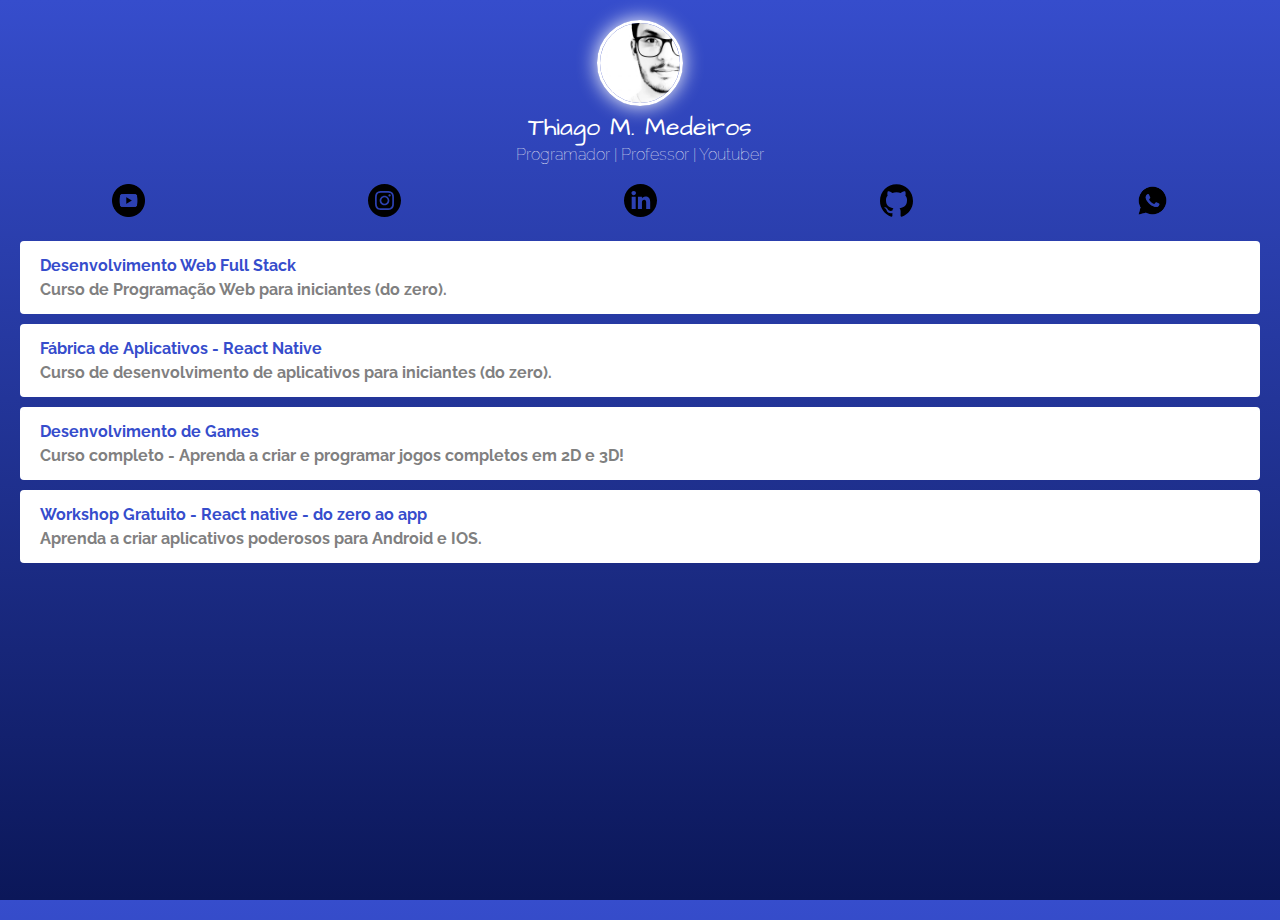
<file: index.html>
<!DOCTYPE html>
<html lang="pt-br">
<head>
    <meta charset="UTF-8">
    <meta http-equiv="X-UA-Compatible" content="IE=edge">
    <meta name="viewport" content="width=device-width, initial-scale=1.0">
    <title>Linktree</title>

    <link href="https://fonts.googleapis.com/css2?family=Architects+Daughter&family=Ephesis&family=Raleway&family=Roboto&display=swap" rel="stylesheet">
    <link rel="stylesheet" href="css/style.css">
</head>
<body>
    <div class="profile">
        <img src="img/thiago.jpg" alt="Thiago" class="avatar">

        <h1>Thiago M. Medeiros</h1>
        <h2>Programador | Professor | Youtuber</h2>
    </div>

    <ul class="social">
        <li>
            <a href="">
                <img src="img/youtube.png" alt="Youtube">
            </a>
        </li>

        <li>
            <a href="">
                <img src="img/insta.svg" alt="Instagram">  
            </a>
        </li>

        <li>
            <a href="">
                <img src="img/linkedin.svg" alt="Linkedin">  
            </a>
        </li>

        <li>
            <a href="">
                <img src="img/github.svg" alt="Github">  
            </a>
        </li>

        <li>
            <a href="">
                <img src="img/whatsapp.png" alt="Whatsapp">  
            </a>
        </li>
    </ul>

    <ul class="links-list">
        <li>
            <a href="">
                Desenvolvimento Web Full Stack
                <span>Curso de Programação Web para iniciantes (do zero).</span>
            </a>
        </li>
       
        <li>
            <a href="">
                Fábrica de Aplicativos - React Native
                <span>Curso de desenvolvimento de aplicativos para iniciantes (do zero).</span>
            </a>
        </li>
       
        <li>
            <a href="">
                Desenvolvimento de Games
                <span>Curso completo - Aprenda a criar e programar jogos completos em 2D e 3D!</span>
            </a>
        </li>
        
        <li>
            <a href="">
                Workshop Gratuito - React native - do zero ao app
                <span>Aprenda a criar aplicativos poderosos para Android e IOS.</span>
            </a>   
        </li>


    </ul>

</body>
</html>
</file>
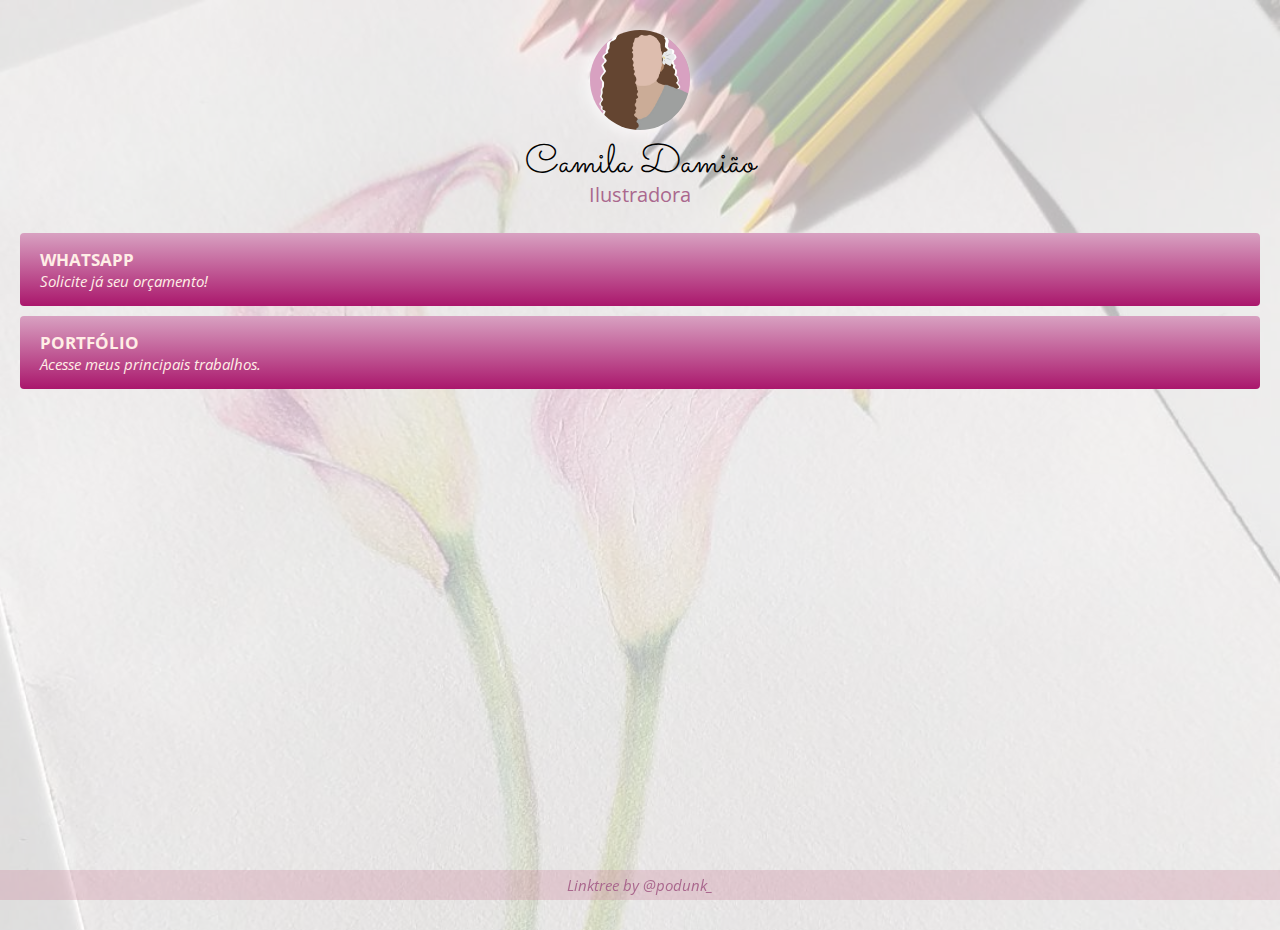
<file: linktree-caamisart/index.html>
<!DOCTYPE html>
<html lang="pt-br">
<head>
    <meta charset="UTF-8">
    <meta http-equiv="X-UA-Compatible" content="IE=edge">
    <meta name="viewport" content="width=device-width, initial-scale=1.0">
    <title>Links @caamisart</title>

    <link href="https://fonts.googleapis.com/css2?family=Dancing+Script&family=Open+Sans+Condensed:wght@300&family=Sacramento&display=swap" rel="stylesheet">

    <link rel="stylesheet" href="css/style.css">

    <!-- Global site tag (gtag.js) - Google Analytics -->
    <script async src="https://www.googletagmanager.com/gtag/js?id=G-QHVD1TNWZV"></script>
    <script>
    window.dataLayer = window.dataLayer || [];
    function gtag(){dataLayer.push(arguments);}
    gtag('js', new Date());

    gtag('config', 'G-QHVD1TNWZV');
    </script>

</head>
<body>
    <div class="perfil">
        <img src="img/foto-perfil2.jpg" alt="Foto: @caamisart" class="foto-perfil">
        <h1>Camila Damião</h1>
        <h2>Ilustradora</h2>
        
    </div>

    <ul class="links-list">
        <li>
            <a href="https://api.whatsapp.com/send?phone=5575992229596">
                WHATSAPP
                <span>Solicite já seu orçamento!</span>
            </a>
        </li>

        <li>
            <a href="https://www.behance.net/caamisart">
                PORTFÓLIO
                <span>Acesse meus principais trabalhos.</span>
            </a>
        </li>
    </ul>

    <div class="footer">
        Linktree by @podunk_
    </div>


</body>
</html>
</file>
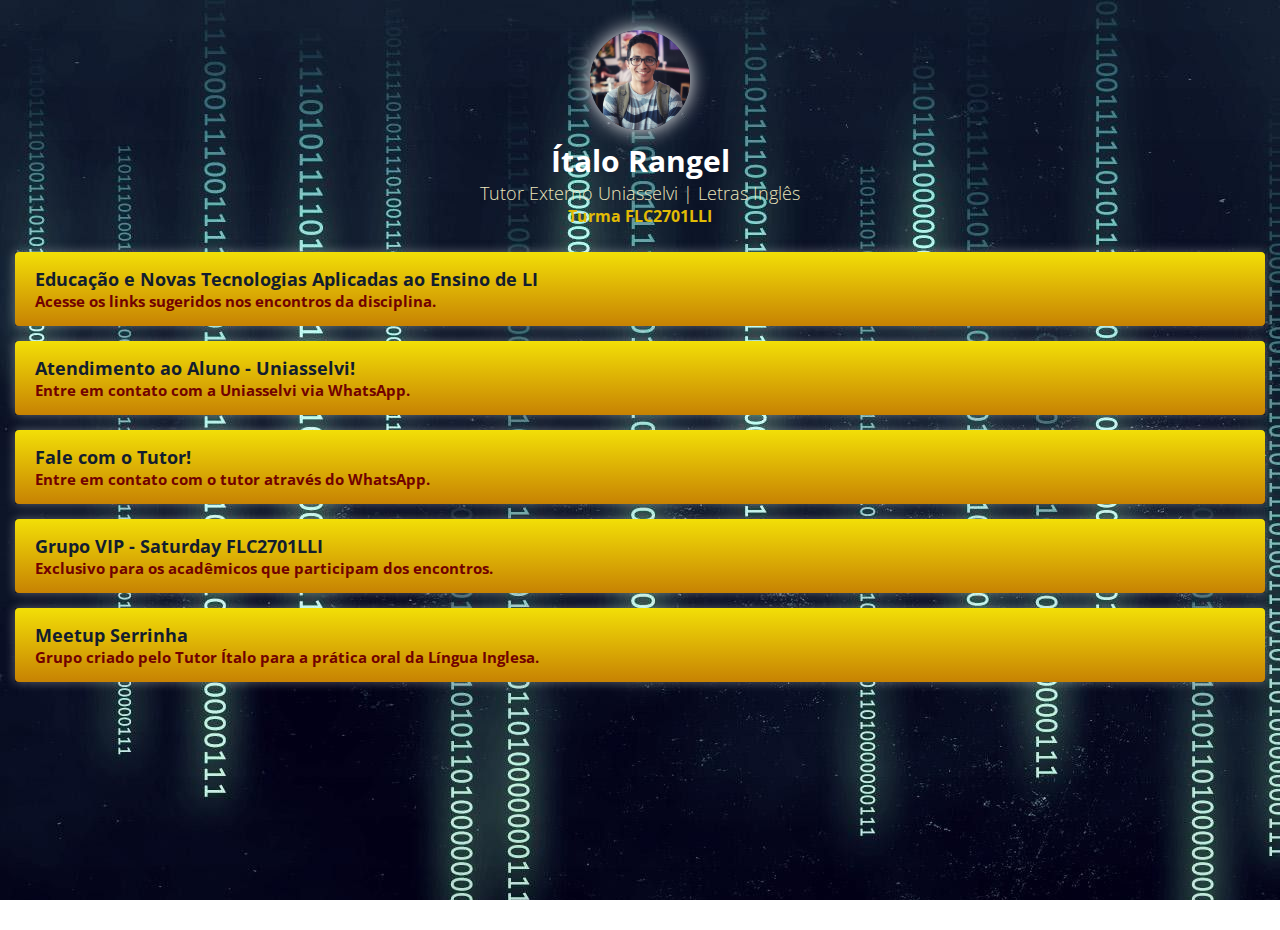
<file: linktree-tutor-italo/index.html>
<!DOCTYPE html>
<html lang="pt-br">
<head>
    <meta charset="UTF-8">
    <meta http-equiv="X-UA-Compatible" content="IE=edge">
    <meta name="viewport" content="width=device-width, initial-scale=1.0">
    <title>Tutor Ítalo LLI - Uniasselvi</title>

    <link href="https://fonts.googleapis.com/css2?family=Open+Sans+Condensed:wght@300&family=Open+Sans:wght@300;400&family=Oswald&display=swap" rel="stylesheet">

    <link rel="stylesheet" href="css/style.css">

    <!-- Global site tag (gtag.js) - Google Analytics -->
    <script async src="https://www.googletagmanager.com/gtag/js?id=G-R7GGX5G5VW"></script>
    <script>
    window.dataLayer = window.dataLayer || [];
    function gtag(){dataLayer.push(arguments);}
    gtag('js', new Date());

    gtag('config', 'G-R7GGX5G5VW');
    </script>
</head>

<body>
    <div class="container">
        <div class="profile">
            <img src="img/italo.jpg" alt="Foto: tutor Ítalo Rangel" class="profile-picture">

            <h1>Ítalo Rangel</h1>
            <h2>Tutor Externo Uniasselvi | Letras Inglês</h2>
            <h3>Turma FLC2701LLI</h3>
        </div>
        <ul class="links-list">
            <li>
                <a href="edutech.html" class="destaque">
                    Educação e Novas Tecnologias Aplicadas ao Ensino de LI
                    <span>Acesse os links sugeridos nos encontros da disciplina.</span>
                </a>       
            </li>
            <li>
                <a href="https://wa.me/+554733016100">
                    Atendimento ao Aluno - Uniasselvi!
                    <span>Entre em contato com a Uniasselvi via WhatsApp.</span>
                </a>       
            </li>
            <li>
                <a href="https://wa.me/+5575991997084">
                    Fale com o Tutor!
                    <span>Entre em contato com o tutor através do WhatsApp.</span>
                </a>       
            </li>
            <li>
                <a href="https://chat.whatsapp.com/H760Jwp9kmODnktzM7EGqr">
                    Grupo VIP - Saturday FLC2701LLI
                    <span>Exclusivo para os acadêmicos que participam dos encontros.</span>
                </a>       
            </li>
            <li>
                <a href="https://www.instagram.com/meetup.sha/">
                    Meetup Serrinha
                    <span>Grupo criado pelo Tutor Ítalo para a prática oral da Língua Inglesa.</span>
                </a>       
            </li>
        </ul>
    </div>
</body>
</html>
</file>
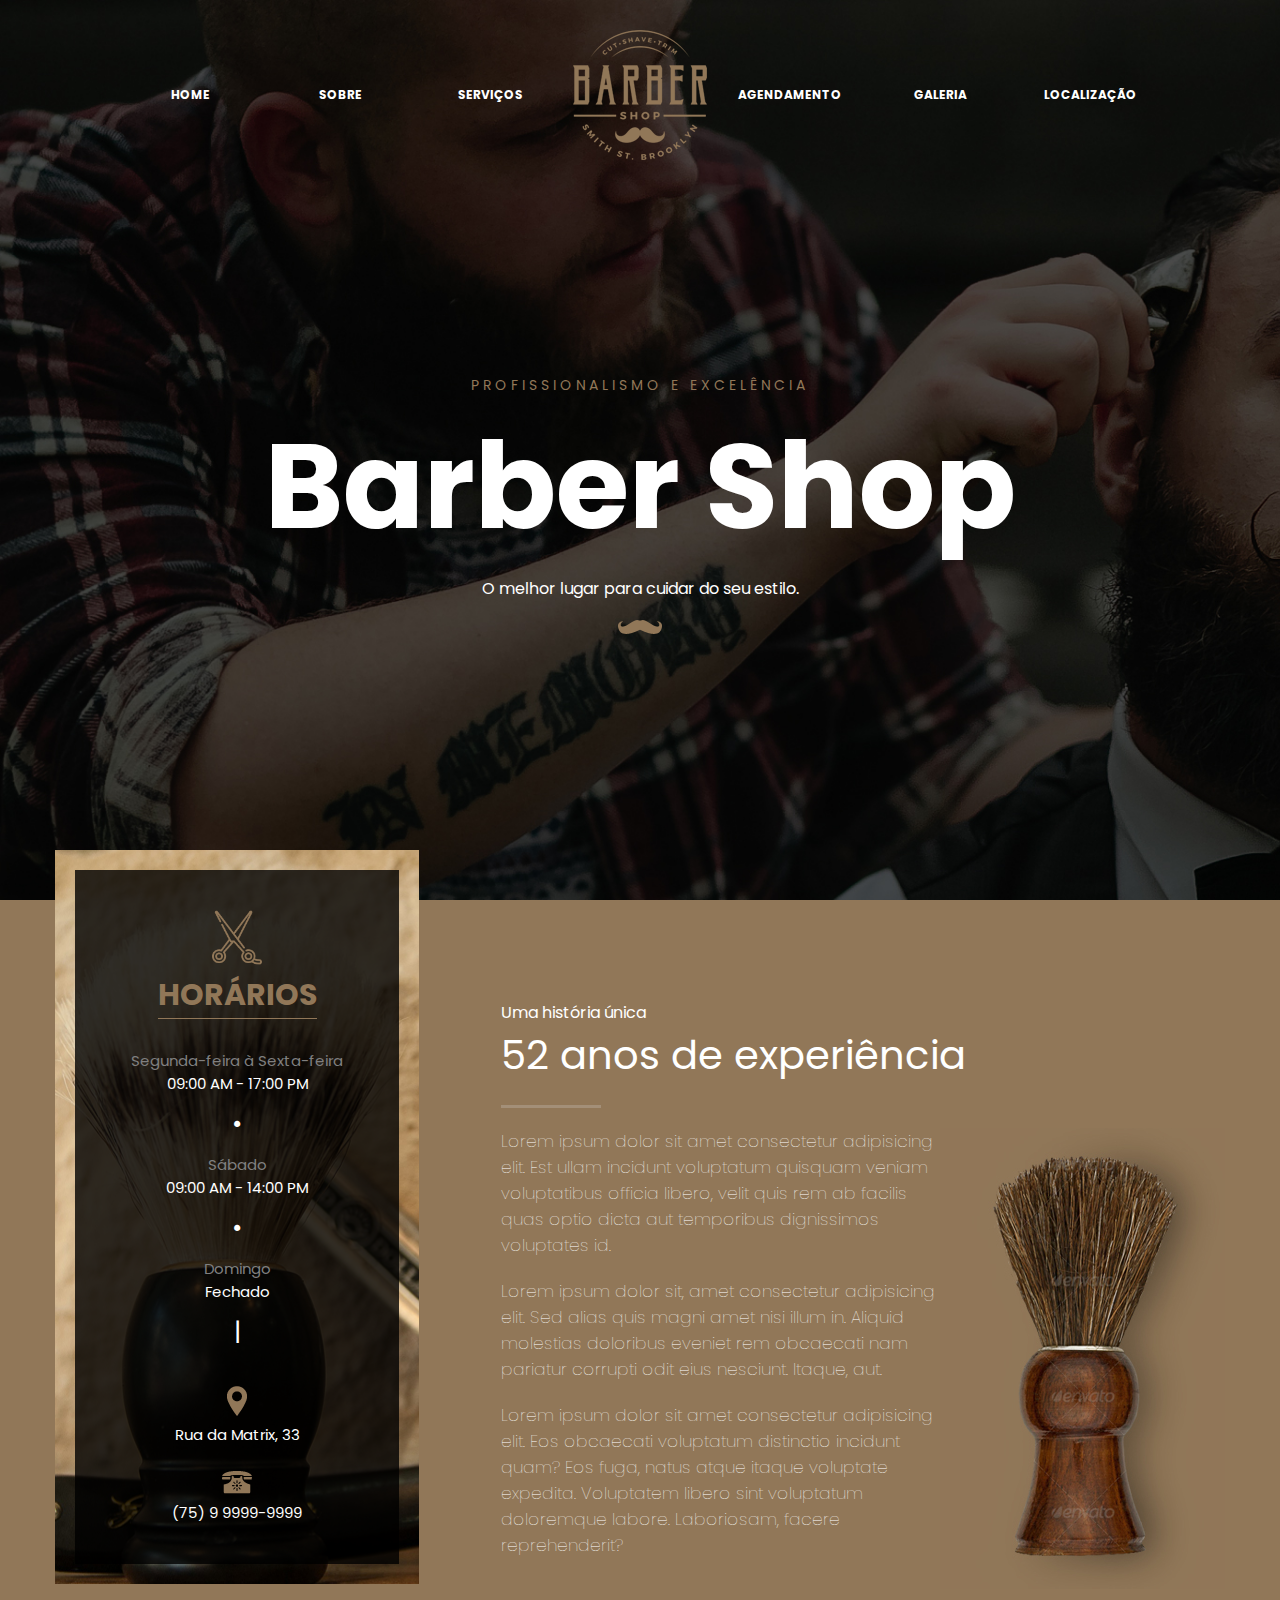
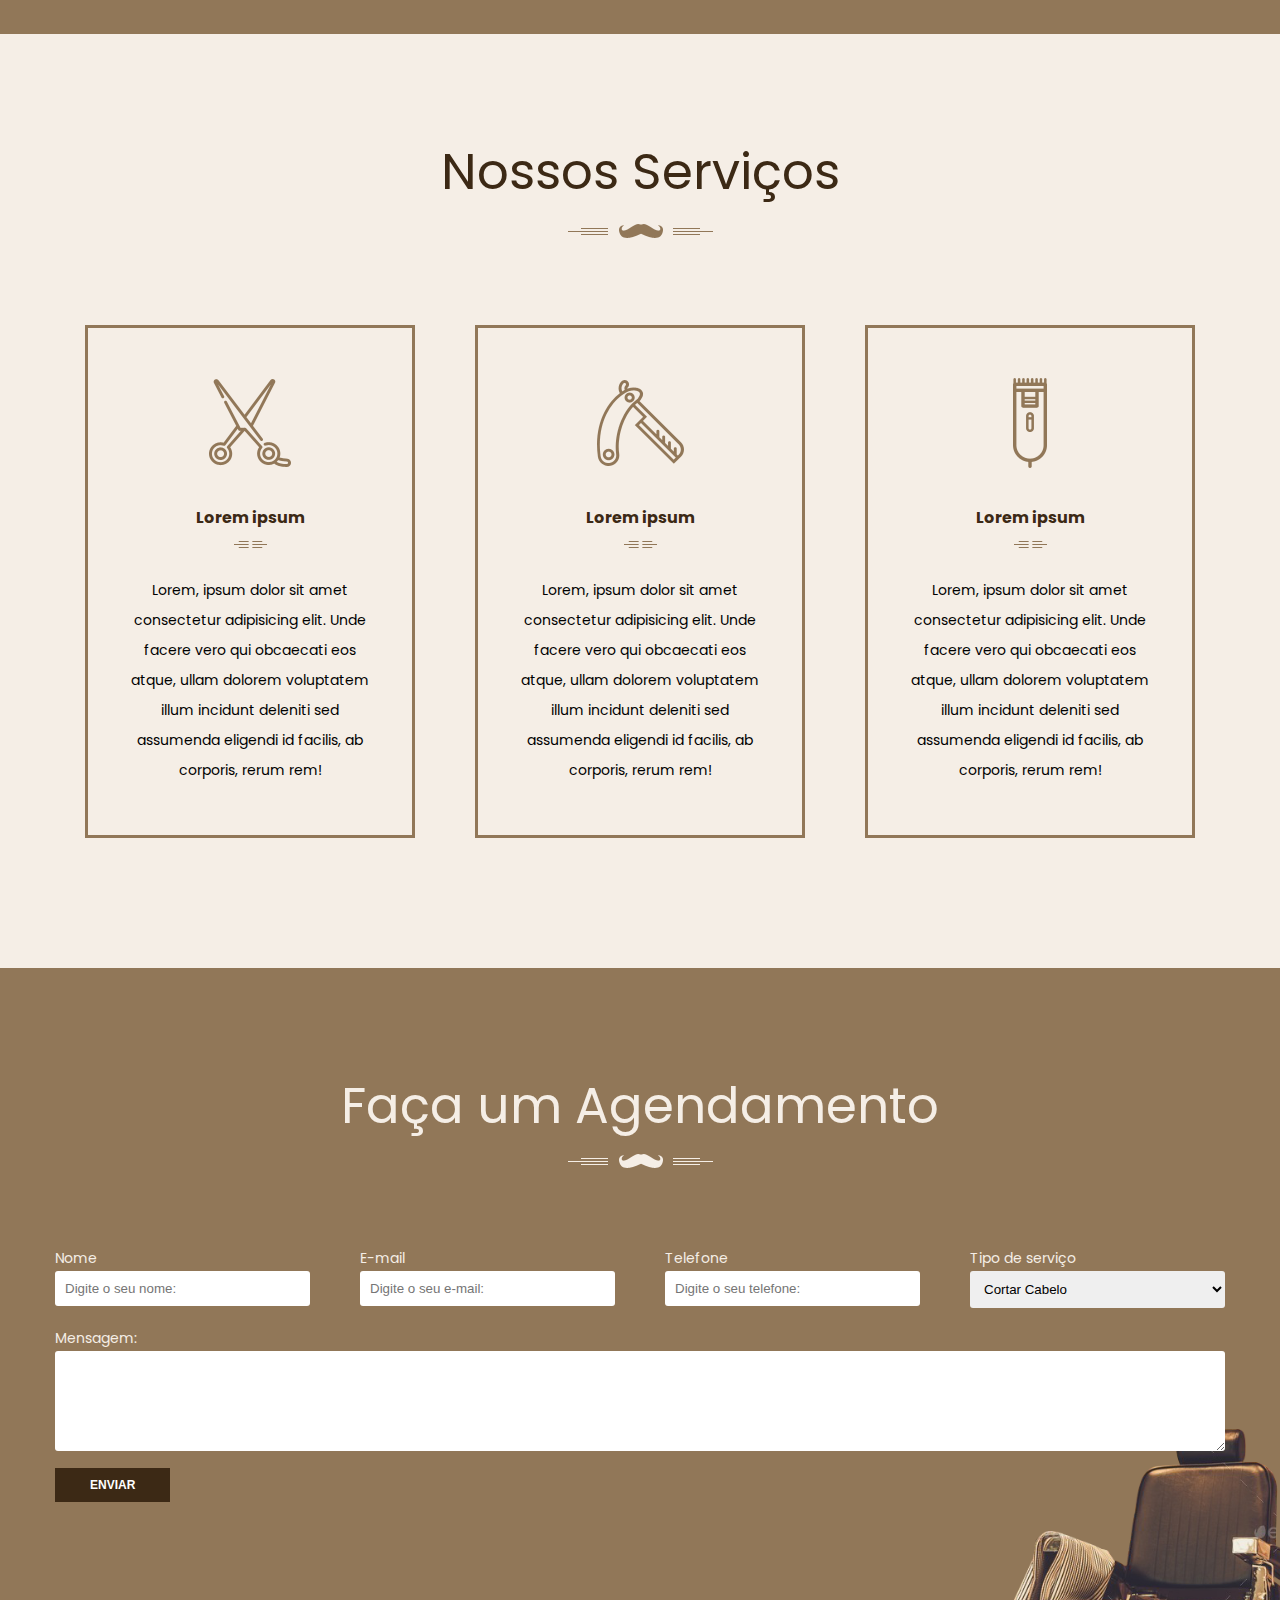
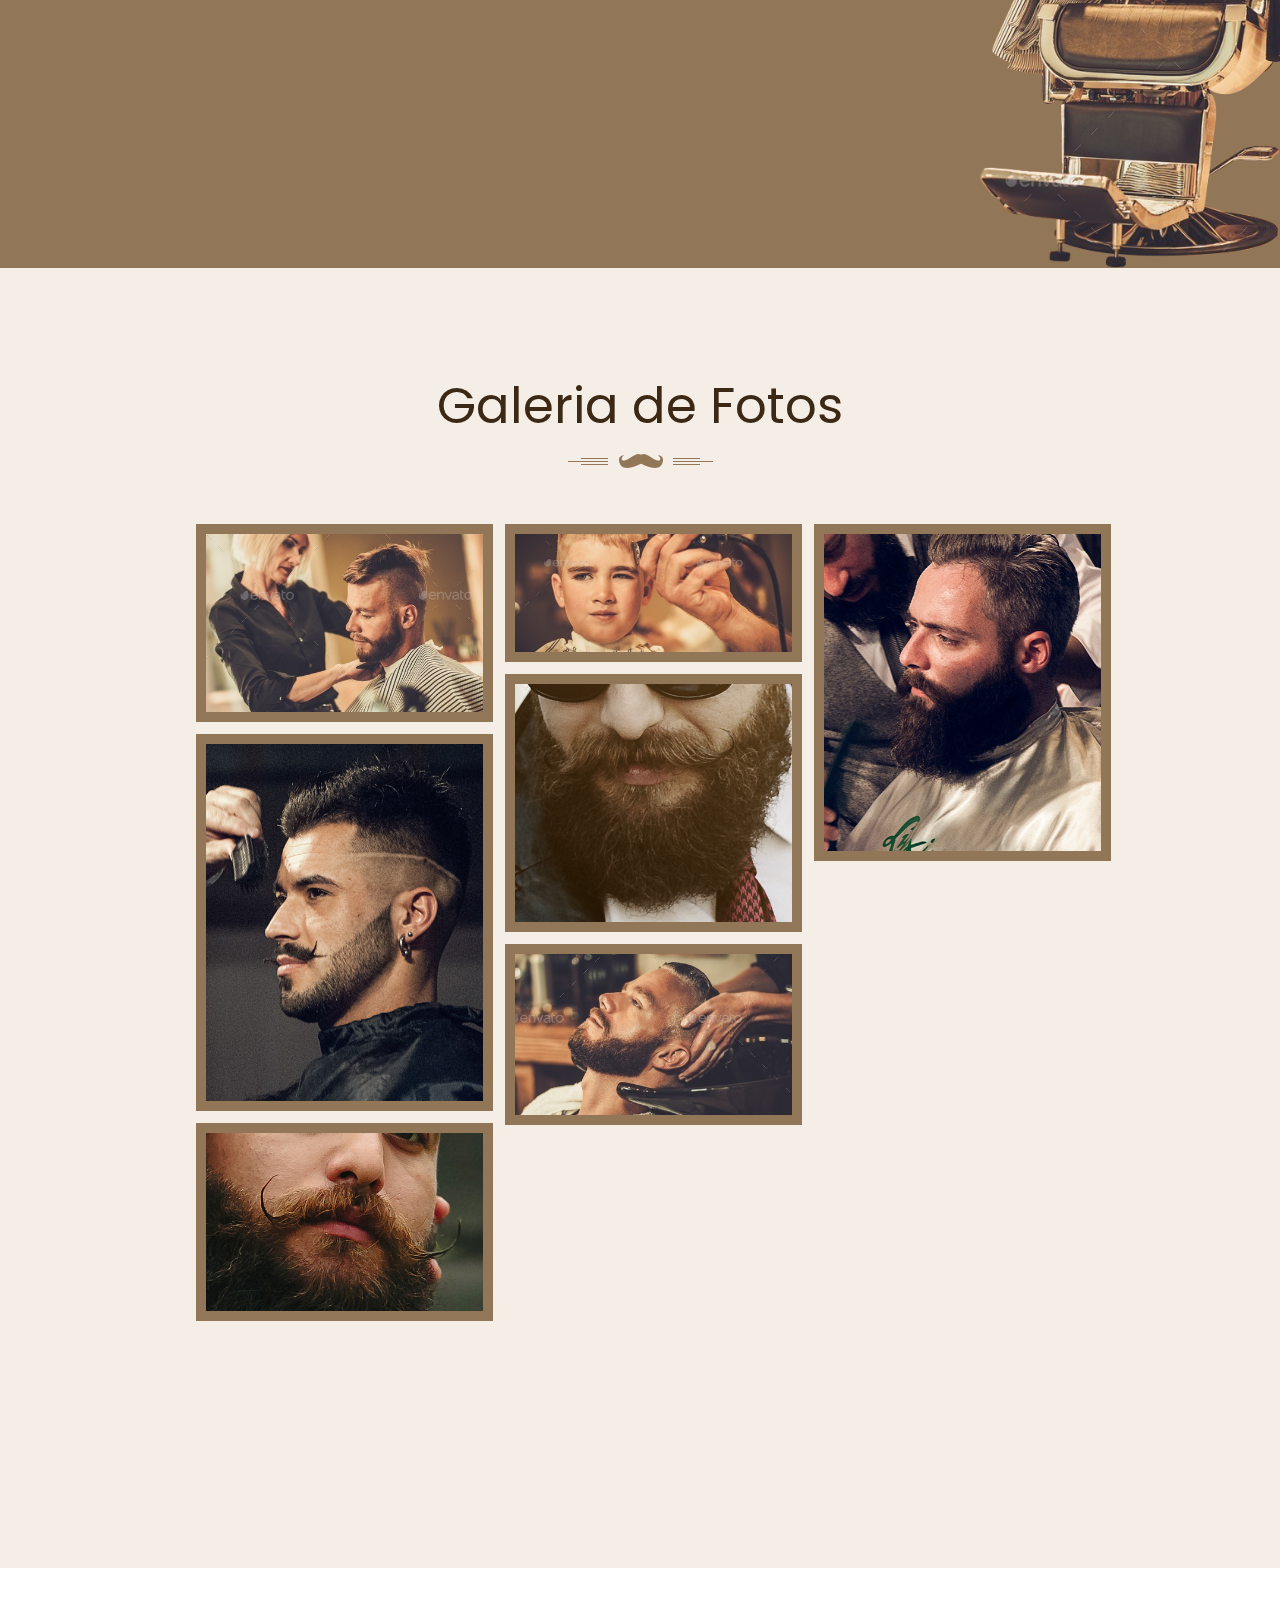
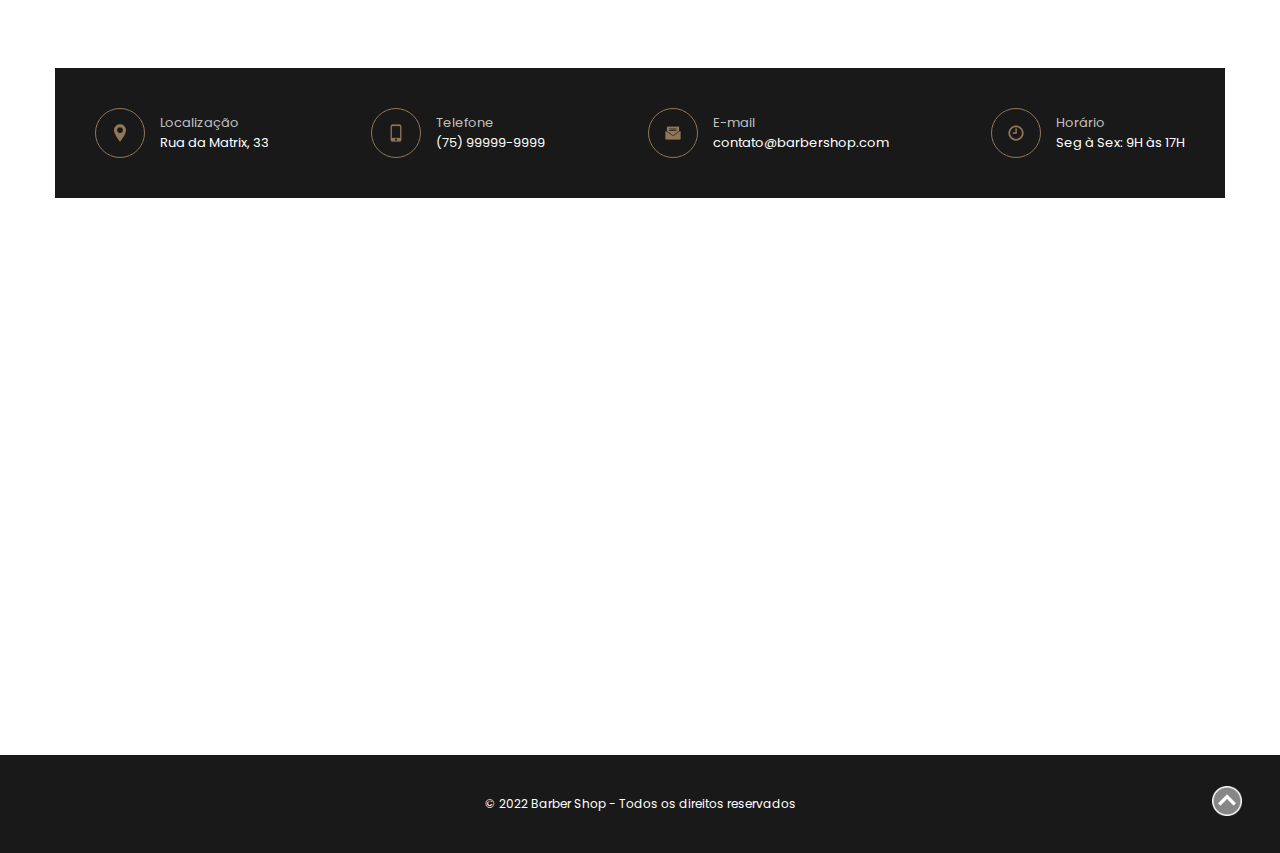
<file: projeto-barber-shop/index.html>
<!DOCTYPE html>
<html lang="pt-br">
<head>
    <meta charset="UTF-8">
    <meta http-equiv="X-UA-Compatible" content="IE=edge">
    <meta name="viewport" content="width=device-width, initial-scale=1.0">
    <title>Barber Shop</title>
    <!-- Sempre inserir o link das fontes antes do link do CSS: -->
    <link rel="preconnect" href="https://fonts.gstatic.com" crossorigin>
    <link href="https://fonts.googleapis.com/css2?family=Poppins:wght@100;400;700&display=swap" rel="stylesheet">
    <link rel="stylesheet" href="css/style.css">

</head>
<body>

    <section id="home" class="home">
        <header class="header">
            <nav class="nav">
                <ul>
                    <li>
                        <a href="#home">Home</a>
                    </li>
                    <li>
                        <a href="#about">Sobre</a>
                    </li>
                    <li>
                        <a href="#services">Serviços</a>
                    </li>
                    <li>
                        <img src="images/logo.png" alt="Logo Barber Shop" class="logo">
                    </li>
                    <li>
                        <a href="#appointment">Agendamento</a>
                    </li>
                    <li>
                        <a href="#gallery">Galeria</a>
                    </li>
                    <li>
                        <a href="#location">Localização</a>
                    </li>
                </ul>
            </nav>
        </header>

        <div class="banner">
            <span class="slogan1">Profissionalismo e Excelência</span>
            <h1>Barber Shop</h1>
            <span class="slogan2">O melhor lugar para cuidar do seu estilo.</span>
            <img src="images/much-img.png" alt="Barber shop">
        </div>
    </section>
    
    <section id="about" class="about">
        <div class="container">
            <div class="timing">
                <div class="overlay">
                    <img src="/projeto-barber-shop/images/classic-cut.png" alt="Horários" class="icon-cut">
                    <h3>Horários</h3>

                    <div class="text">
                        <h4>Segunda-feira à Sexta-feira</h4>
                        <span>09:00 AM - 17:00 PM</span>
                    </div>

                    <div class="text">
                        <h4>Sábado</h4>
                        <span>09:00 AM - 14:00 PM</span>
                    </div>

                    <div class="text">
                        <h4>Domingo</h4>
                        <span>Fechado</span>
                    </div>

                    <br>
                    <img src="/projeto-barber-shop/images/loc-ic.png" alt="Localização">
                    <span>Rua da Matrix, 33</span>
                    <br>
                    <img src="/projeto-barber-shop/images/phone-ic.png" alt="Telefone">
                    <span>(75) 9 9999-9999</span>
                </div>
            </div>
            <div class="experience">
                <span>Uma história única</span>
                <h2>52 anos de experiência</h2>

                <div class="text">
                    <div>
                        <p>Lorem ipsum dolor sit amet consectetur adipisicing elit. Est ullam incidunt voluptatum quisquam veniam voluptatibus officia libero, velit quis rem ab facilis quas optio dicta aut temporibus dignissimos voluptates id.</p>
        
                        <p>Lorem ipsum dolor sit, amet consectetur adipisicing elit. Sed alias quis magni amet nisi illum in. Aliquid molestias doloribus eveniet rem obcaecati nam pariatur corrupti odit eius nesciunt. Itaque, aut.</p>
        
                        <p>Lorem ipsum dolor sit amet consectetur adipisicing elit. Eos obcaecati voluptatum distinctio incidunt quam? Eos fuga, natus atque itaque voluptate expedita. Voluptatem libero sint voluptatum doloremque labore. Laboriosam, facere reprehenderit?</p>
                    </div>
    
                    <img src="/projeto-barber-shop/images/shave-brush.jpg" alt="52 anos de experiência">
                </div>

            </div>
        </div>
    </section>

    <section id="services" class="services">
        <div class="container">
            <h2>Nossos Serviços</h2>
            <img src="/projeto-barber-shop/images/heading-ic.png" alt="Serviços">
    
            <div class="boxes">
                <div class="box">
                    <img src="/projeto-barber-shop/images/classic-cut.png" alt="Classic cut">
                    <h4>Lorem ipsum</h4>
                    <img src="/projeto-barber-shop/images/head-line-ic.png" alt="Separador">
                    <p>Lorem, ipsum dolor sit amet consectetur adipisicing elit. Unde facere vero qui obcaecati eos atque, ullam dolorem voluptatem illum incidunt deleniti sed assumenda eligendi id facilis, ab corporis, rerum rem!</p>
                </div>
    
                
                <div class="box">
                    <img src="/projeto-barber-shop/images/clipper-cut.png" alt="Clipper cut">
                    <h4>Lorem ipsum</h4>
                    <img src="/projeto-barber-shop/images/head-line-ic.png" alt="Separador">
                    <p>Lorem, ipsum dolor sit amet consectetur adipisicing elit. Unde facere vero qui obcaecati eos atque, ullam dolorem voluptatem illum incidunt deleniti sed assumenda eligendi id facilis, ab corporis, rerum rem!</p>
                </div>
    
                
                <div class="box">
                    <img src="/projeto-barber-shop/images/razoe-shaver.png" alt="Razor Shaver">
                    <h4>Lorem ipsum</h4>
                    <img src="/projeto-barber-shop/images/head-line-ic.png" alt="Separador">
                    <p>Lorem, ipsum dolor sit amet consectetur adipisicing elit. Unde facere vero qui obcaecati eos atque, ullam dolorem voluptatem illum incidunt deleniti sed assumenda eligendi id facilis, ab corporis, rerum rem!</p>
                </div>

            </div>

        </div>

    </section>

    <section id="appointment" class="appointment">
        <div class="container">
            <h2>Faça um Agendamento</h2>
            <img src="/projeto-barber-shop/images/heading-ic-white.png" alt="Faça um agendamento">
        
            <form>
                <div class="personal-data">
                    <div class="input-wrapper">
                        <label>Nome</label>
                        <input type="text" placeholder="Digite o seu nome:">
                    </div>
                    <div class="input-wrapper">
                        <label>E-mail</label>
                        <input type="text" placeholder="Digite o seu e-mail:">
                    </div>
                    <div class="input-wrapper">
                        <label>Telefone</label>
                        <input type="text" placeholder="Digite o seu telefone:">
                    </div>
                    <div class="input-wrapper">
                        <label>Tipo de serviço</label>
                       <select>
                           <option value="">Cortar Cabelo</option>
                           <option value="">Cortar Cabelo/Barba</option>
                        </select>
                    </div>
                </div>
                
                <div class="input-wrapper">
                    <label>Mensagem:</label>
                    <textarea></textarea>
                </div>

                <button>Enviar</button>
            </form>
        </div>
        
    </section>

    <section id="gallery" class="gallery">
        <div class="container">
            <h2>Galeria de Fotos</h2>
            <img src="/projeto-barber-shop/images/heading-ic.png" alt="Faça um agendamento">

            <div class="gallery-wrapper">
                <div>
                    <img src="images/gallery-img1.png" alt="Galeria">
                </div>
                <div>
                    <img src="images/gallery-img2.png" alt="Galeria">
                </div>
                <div>
                    <img src="images/gallery-img3.png" alt="Galeria">
                </div>
                <div>
                    <img src="images/gallery-img4.png" alt="Galeria">
                </div>
                <div>
                    <img src="images/gallery-img5.png" alt="Galeria">
                </div>
                <div>
                    <img src="images/gallery-img6.png" alt="Galeria">
                </div>
                <div>
                    <img src="images/gallery-img7.png" alt="Galeria">
                </div>
            </div>
        </div>
    </section>

    <section id="location" class="location">
        <div class="container">
            <div class="head">
                <div class="info">
                    <div class="icon">
                        <img src="images/map-img1.png" alt="Localização">
                    </div>
                    <div class="text">
                        <span>Localização</span>
                        <span>Rua da Matrix, 33</span>
                    </div>
                </div>

                <div class="info">
                    <div class="icon">
                        <img src="images/map-img2.png" alt="Localização">
                    </div>
                    <div class="text">
                        <span>Telefone</span>
                        <span>(75) 99999-9999</span>
                    </div>
                </div>

                <div class="info">
                    <div class="icon">
                        <img src="images/map-img3.png" alt="Localização">
                    </div>
                    <div class="text">
                        <span>E-mail</span>
                        <span>contato@barbershop.com</span>
                    </div>
                </div>

                <div class="info">
                    <div class="icon">
                        <img src="images/map-img4.png" alt="Localização">
                    </div>
                    <div class="text">
                        <span>Horário</span>
                        <span>Seg à Sex: 9H às 17H</span>
                    </div>
                </div>
            </div>

            <div class="map">
                <iframe src="https://www.google.com/maps/embed?pb=!1m18!1m12!1m3!1d2991.370726252982!2d-39.00707881155911!3d-11.663286927458108!2m3!1f0!2f0!3f0!3m2!1i1024!2i768!4f13.1!3m3!1m2!1s0x7138d3c7590c565%3A0xf0843d7ad6f1c664!2sPra%C3%A7a%20Morena%20Bela!5e0!3m2!1sen!2sbr!4v1653245094447!5m2!1sen!2sbr" width="600" height="450" style="border:0;" allowfullscreen="" loading="lazy" referrerpolicy="no-referrer-when-downgrade"></iframe>
            </div>
        </div>
    </section>
    
    <footer class="footer">
        <span>
            © 2022 Barber Shop - Todos os direitos reservados
        </span> 
        
        <div class="arrow-up">
            <a href="#home">
                <img src="images/up-arrow.png" alt="Voltar para a Home">
            </a>
        </div>
    </footer>
    
</body>
</html>
</file>
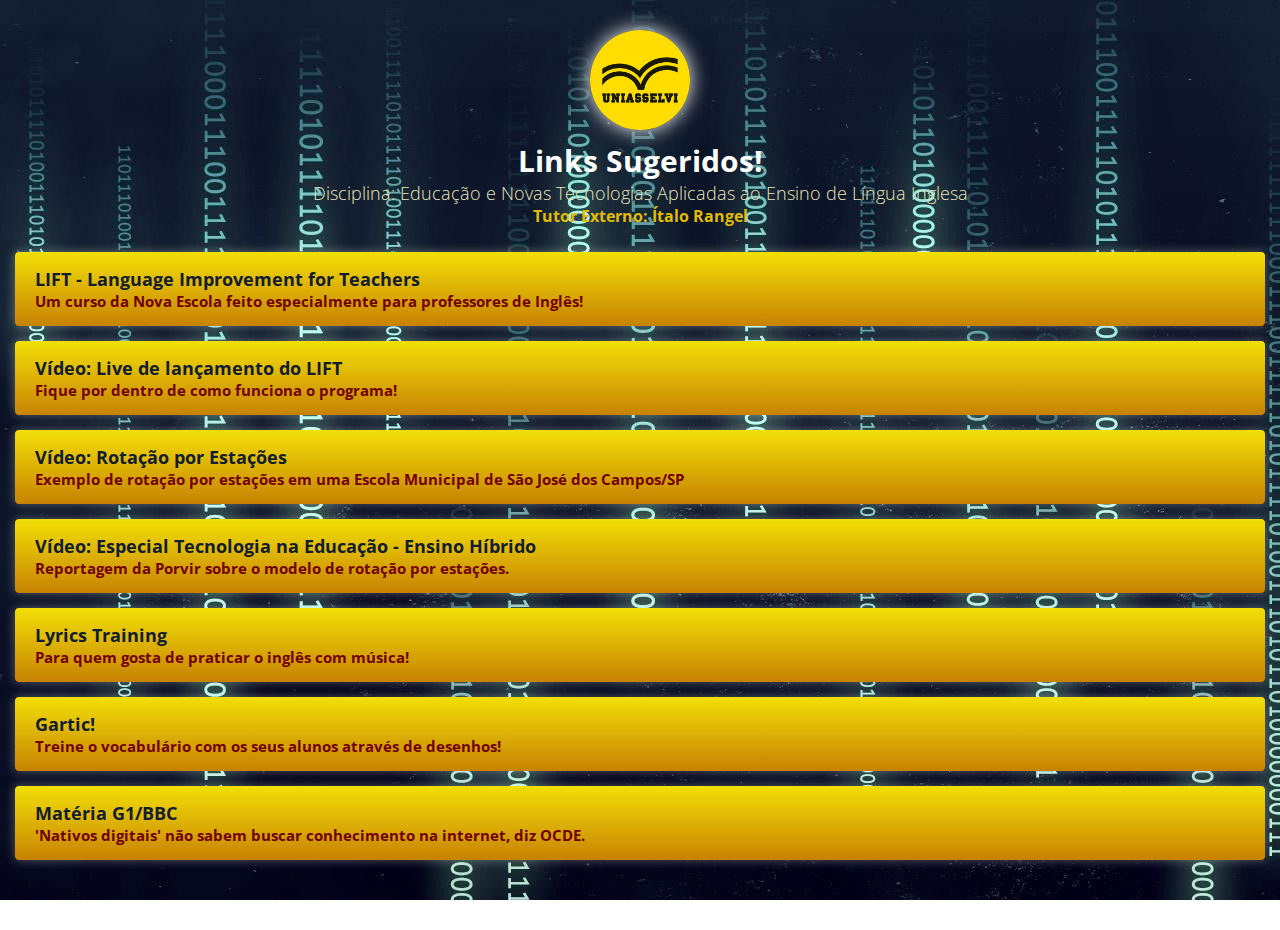
<file: linktree-tutor-italo/edutech.html>
<!DOCTYPE html>
<html lang="en">
<head>
    <meta charset="UTF-8">
    <meta http-equiv="X-UA-Compatible" content="IE=edge">
    <meta name="viewport" content="width=device-width, initial-scale=1.0">
    <title>Links EduTech!</title>

    <link href="https://fonts.googleapis.com/css2?family=Open+Sans+Condensed:wght@300&family=Open+Sans:wght@300;400&family=Oswald&display=swap" rel="stylesheet">
    <link rel="stylesheet" href="css/style.css">
</head>
<body>
    <div class="container">
        <div class="profile">
            <img src="../linktree-tutor-italo/img/uniasselvi.png" alt="Uniasselvi Logo" class="profile-picture">
            <h1>Links Sugeridos!</h1>
            <h2>Disciplina: Educação e Novas Tecnologias Aplicadas ao Ensino de Língua Inglesa</h2>
            <h3>Tutor Externo: Ítalo Rangel</h3>
        </div>

        <ul class="links-list">
            <li>
                <a href="https://cursos.novaescola.org.br/trilha/16/lift-language-improvement-for-teachers/resumo
                ">
                    LIFT - Language Improvement for Teachers
                    <span>Um curso da Nova Escola feito especialmente para professores de Inglês!</span>
                </a>
            </li>
            <li>
                <a href="https://www.youtube.com/watch?v=y_ZVKEc6BhI">
                    Vídeo: Live de lançamento do LIFT
                    <span>Fique por dentro de como funciona o programa!</span>
                </a>
            </li>
            <li>
                <a href="https://www.youtube.com/watch?v=2TZALzGbAYg">
                    Vídeo: Rotação por Estações
                    <span>Exemplo de rotação por estações em uma Escola Municipal de São José dos Campos/SP</span>
                </a>
            </li>
            <li>
                <a href="https://www.youtube.com/watch?v=2TZALzGbAYg">
                    Vídeo: Especial Tecnologia na Educação - Ensino Híbrido
                    <span>Reportagem da Porvir sobre o modelo de rotação por estações.</span>
                </a>
            </li>
            <li>
                <a href="https://lyricstraining.com/en">
                    Lyrics Training
                    <span>Para quem gosta de praticar o inglês com música!</span>
                </a>
            </li>
            <li>
                <a href="https://gartic.io/">
                    Gartic!
                    <span>Treine o vocabulário com os seus alunos através de desenhos!</span>
                </a>
            </li>
            <li>
                <a href="https://g1.globo.com/economia/tecnologia/noticia/2021/05/31/nativos-digitais-nao-sabem-buscar-conhecimento-na-internet-diz-ocde.ghtml
                ">
                    Matéria G1/BBC
                    <span>'Nativos digitais' não sabem buscar conhecimento na internet, diz OCDE.</span>
                </a>
            </li>

        </ul>
    </div>
</body>
</html>
</file>
<file: linktree-caamisart/css/style.css>
* {
    margin: 0;
    padding: 0;
}

html, body {
    height: 100%;
}

body {
    background-color: #ffffffa6;
    background-blend-mode: color;
    background-image: url(../img/bg3.jpg);
    background-size: cover;
    background-repeat: no-repeat;
    background-attachment: fixed;
    font-family: 'Open Sans Condensed', sans-serif;
}

.perfil {
    text-align: center;
    margin: 30px 0 25px 0;
    
}

.foto-perfil {
    width: 100px;
    border-radius: 50%;
    box-shadow: 0 0 20px #ffffff;
}

h1 {
    font-family: 'Sacramento', 'cursive';
    font-size: 40px;
    font-weight: 100;
    height: 46px;
}

h2 {
    font-family: 'Open Sans Condensed', sans-serif;
    font-size: 20px;
    font-weight: normal;
    color: #aa688e;
}

h3 {
    font-size: 15px;
    font-weight: 100;
    font-style: italic;
}

ul {
    padding: 0;
}

.links-list li {
    margin: 10px 20px;
}

.links-list li a {
    background-color: red;
    padding: 15px 20px;
    display: block;
    text-decoration: none;
    border-radius: 4px;
    background: rgb(216,161,193);
    background: linear-gradient(180deg, rgba(216,161,193,1) 0%, rgba(170,23,108,1) 100%);
    font-size: 17px;
    font-weight: bold;
    color: #ffeee6;

}

.links-list li a span {
    font-style: italic;
    font-size: 15px;
    color: #ffeee6;
}

.links-list {
    list-style: none;
}

.links-list li a span {
    display: block;
    margin-top: 5px;
    margin-top: 0;
    font-weight: lighter;
}

.footer {
    background-color: #ca7e964a;
    font-size: 15px;
    font-style: italic;
    text-align: center;
    position: fixed;
    bottom: 0;
    padding: 5px 0;
    width: 100%;
    color: #aa688e;
}
</file>
<file: linktree-tutor-italo/css/style.css>
* {
    margin: 0;
    padding: 0;
}

html, body {
    height: 100%;
}

body {
    background-size: cover;
    background: url(../img/bg1.jpg);
    background-attachment: fixed;
    
    /* background: rgb(41,1,142);
    background: linear-gradient(180deg, rgba(41,1,142,1) 0%, rgba(18,9,85,1) 100%);*/
    font-family: 'Open Sans Condensed', sans-serif;
    color: white;
    
}

.profile-picture {
    width: 100px;
    border-radius: 50%;
    box-shadow: 0 0 20px white;
}

.profile {
    margin: 30px 0 25px;
    text-align: center;
}

h1 {
    font-size: 30px;
    font-weight: 700;
    margin: 5px 0 0 0;
}

h2 {
    font-weight: 100;
    font-size: 18px;
    color: #ebe6bd;
    padding: 0 15px;
}

h3 {
    font-size: 16px;
    color: #e1bb05;
}


.links-list {
    list-style: none;
    padding-left: 0;
}

.links-list li {
    margin: 15px;
    box-shadow: 0 0 10px rgba(255, 255, 255, 0.322);
}

.links-list li a {
    display: block;
    padding: 15px 20px;
    background: rgb(242,223,7);
    background: linear-gradient(180deg, rgba(242,223,7,1) 0%, rgba(199,130,3,1) 100%);
    border-radius: 4px;
    text-decoration: none;
    font-weight: bold;
    font-size: 18px;
    color: rgb(18 29 47);     
}

.links-list li a span {
    display: block;
    font-weight: lighter;
    color:  #710101;
    font-weight: bold;
    font-size: 15px;

}
</file>
<file: projeto-barber-shop/css/style.css>
:root {
    --color-primary: #917758;
    --color-secondary: #3c2915;
    --color-primary-light: #f5eee6;
    --color-header-footer: #191919;
    
}

* {
    margin: 0;
    padding: 0;
    box-sizing: border-box;
}

body {
    font-family: 'Poppins', sans-serif;
}

.container {
    width: 1170px;
    margin: 0 auto;
}

/************
*    HOME
*************/

.home {
    position: relative;
    background-image: url(../images/bg-home.jpg);
    height: 100vh;
    background-size: cover;
    background-attachment: fixed;
}

.home .header {
    padding: 30px 0;
}

.home .header .nav {
    display: flex;
    justify-content: center;
}

.home .header .nav ul {
    display: flex;
    list-style: none;
}

.home .header .nav ul li {
    display: flex;
    align-items: center;
    justify-content: center;
    width: 150px;
}

.home .header .nav ul li a {
    color: white;
    text-transform: uppercase;
    text-decoration: none;
    font-weight: bold;
    font-size: 12px;
    padding: 20px;
}

.home .header .nav ul li a:hover {
    border-bottom: 1px solid var(--color-primary);
    color: var(--color-primary);
}

.home .header .nav ul li .logo {
    margin: 0 30px;
}


/**********************
*    HOME - BANNER
***********************/

.home .banner {
    position: absolute;
    top: 50%;
    left: 50%;
    height: 270px;
    width: 770px;
    margin-left: -385px;
    margin-top: -75px;
    color: white;
    text-align: center;
}


.home .banner span {
    display: block;
}

.home .banner .slogan1 {
    text-transform: uppercase;
    letter-spacing: 4px;
    font-size: 14px;
    color: var(--color-primary);
}

.home .banner h1{
    font-size: 120px;
}

.home .banner .slogan2 {
    margin-bottom: 15px;
}

/************
*    ABOUT
*************/

.about {
    background-color: var(--color-primary);
}

.about .container {
    display: flex;
}

.about .timing {
    position: relative;
    top: -50px;
    width: 33%;
    padding: 20px;
    background-image: url(../images/brush-big.jpg);
}

.about .timing .overlay {
    background: rgba(0, 0, 0, 0.8);  
    text-align: center;
    padding: 40px 20px; 
}

.about .timing .icon-cut {
    width: 50px;
}

.about .timing h3 {
    color: var(--color-primary);
    text-transform: uppercase;
    border-bottom: 1px solid var(--color-primary);
    width: fit-content;
    margin: 0 auto 30px auto;
    font-size: 30px;
   
}

.about .timing .text {
    margin: 10px 0;
}

.about .timing .text:after {
    content: '•';
    color: white;
    display: block;
    font-size: 25px;
    margin-top: 10px;
}

.about .timing .text:last-of-type:after {
    content: '|';
}

.about .timing .text h4 {
    color: grey;
    font-weight: 400;
    font-size: 15px;

}

.about .timing span {
    color: white;
    font-size: 15px;
    display: block;

}

.about .experience  {
    width: 66%;
    color: white;
    margin-left: 7%;
    margin-top: 100px;
}

.about .experience h2 {
    font-weight: 400;
    font-size: 40px;
}

.about .experience h2:after {
    display: block;
    content: '';
    width: 100px;
    height: 3px;
    background-color: #a38f78;
    margin: 20px 0;
}

.about .experience .text {
    display: flex;
    justify-content: space-between;
}

.about .experience .text p {
    margin-bottom: 20px;
    font-weight: 100;
    font-size: 17px;
}

/************
*  SERVICES
*************/

.services {
    padding: 100px 0;
    text-align: center;
    background-color: var(--color-primary-light);
}

.services h2 {
    color: var(--color-secondary);
    font-weight: 400;
    font-size: 50px;
    margin-bottom: 10px;
}

.services .boxes {
    display: flex;
    justify-content: space-between;
    margin-top: 50px;
}

.services .box {
    border: 3px solid var(--color-primary);
    padding: 50px 40px;
    margin: 30px;
}

.services .box h4 {
    color: var(--color-secondary);
    margin-top: 30px;
}

.services .box p {
    margin-top: 20px;
    font-size: 14px;
    line-height: 30px;
}

/***************
*  APPOINTMENT
****************/

.appointment {
    padding: 100px 0;
    background-color: var(--color-primary);
    height: 100vh;
    background-image: url(../images/chair-ic.png);
    background-repeat: no-repeat;
    background-position: right bottom;
    background-size: 300px;
}

.appointment h2 {
    color: var(--color-primary-light);
    font-weight: 400;
    font-size: 50px;
    margin-bottom: 10px;
    text-align: center;
}

.appointment img {
    margin: 0 auto;
    display: block;
}

.appointment form {
    margin-top: 80px;
}

.appointment .personal-data {
    display: flex;
    justify-content: space-between;
    margin-bottom: 20px;
}

.appointment .input-wrapper {
    width: 100%;
    margin-right: 50px   
}

.appointment .input-wrapper:last-of-type {
    margin-right: 0;
}

.appointment label {
    display: block;
    font-size: 14px;
    margin-bottom: 2px;
    color: var(--color-primary-light);

}

.appointment .personal-data input,
.appointment .personal-data select,
.appointment textarea {
    padding: 10px 10px;
    outline: none;
    border: none;
    border-radius: 3px;
    width: 100%;
}

.appointment textarea {
    height: 100px;
}

.appointment button {
    background-color: var(--color-secondary);
    color: white;
    font-size: 12px;
    padding: 10px 35px;
    border: none;
    margin-top: 10px;
    text-transform: uppercase;
    font-weight: bold;
}

/***************
*   GALLERY
****************/

.gallery {
    padding: 100px 0;
    background-color: var(--color-primary-light);
  
}

.gallery h2 {
    color: var(--color-secondary);
    font-weight: 400;
    font-size: 50px;
    margin-bottom: 10px;
    text-align: center;
}

.gallery img {
    margin: 0 auto;
    display: block;
}

.gallery .gallery-wrapper {
    display: flex;
    flex-direction: column;
    flex-wrap: wrap;
    width: 900px;
    height: 100vh;
    margin: 50px auto;
}

.gallery .gallery-wrapper div {
    border: 10px solid var(--color-primary);
    margin: 6px;
    width: 33%;
}

.gallery .gallery-wrapper div img {
    width: 100%;
}

/***************
*   LOCATION
****************/

.location {
    padding: 100px 0;
    background: url(../images/bg-location.jpg);
    background-size: cover;
    background-attachment: fixed;
}

.location .head {
    display: flex;
    justify-content: space-between;
    background-color: var(--color-header-footer);
    padding: 40px;
    width: 100%;
}

.location .head .info {
    display: flex;
    align-items: center;
}

.location .head .info .icon {
    display: flex;
    align-items: center;
    justify-content: center;
    border: 1px solid var(--color-primary);
    border-radius: 100%;
    padding: 10px;
    width: 50px;
    height: 50px;
    margin-right: 15px;
}

.location .head .info .text span {
    display: block;
    font-size: 13px;
}

.location .head .info .text span:first-child {
    color: silver;
}

.location .head .info .text span:last-child {
    color: white;
}

.location .map {
    width: 100%;
}

.location .map iframe {
    width: 100%;
}


/***************
*    FOOTER
****************/

.footer {
    display: flex;
    justify-content: center ;
    align-items: center;
    background-color: var(--color-header-footer);
    color: white;
    padding: 40px;
    text-align: center;
    font-size: 12px;
    position: relative;
}


.footer .arrow-up {
    position: absolute;
    display: flex;
    right: 3%;
}


.footer .arrow-up img {
    width: 30px;
}
</file>
<file: css/style.css>
* { /*Reset - usado para configurações no documento como um todo - neste caso, retirar as margens e o padding de todas as tags.*/
    margin: 0;  
    padding: 0;
}

html, body {
    height: 100%;
}

body {
    background: rgb(54,77,204);
    background: linear-gradient(180deg, rgba(54,77,204,1) 0%, rgba(11,23,89,1) 100%);
    color: white;
    font-family: 'Raleway', sans-serif;
}

.avatar {
    width: 80px;
    border-radius: 50%;
    border: 3px solid white;
    box-shadow: 0 0 20px white;
}

h1 {
    font-family: 'Architects Daughter', 'cursive';
    font-weight: 100;
    font-size: 25px;
}

h2 {
    font-weight: 100;
    font-size: 16px;
}

.profile {
    margin-top: 20px;
    text-align: center;
}

.social {
    display: flex;
    justify-content: space-around;
    margin-top: 20px;
    list-style: none;
    margin-bottom: 20px;
}

.social img {
    width: 33px;
}

.links-list {
    list-style: none;
}

.links-list li {
    margin: 10px 20px;
}

.links-list li a {
    display: block;
    padding: 15px 20px;
    background: white;
    border-radius: 4px;
    text-decoration: none;
    color: rgb(54,77,204);
    font-weight: bold;
        
}

.links-list li a span {
    color: grey;
    display: block;
    margin-top: 5px;
}






/* Cheguei neste resultado com as tags que eu já conhecia. Na versão do Thiago, ele introduz algumas tags novas que facilitam o trabalho.

.item-list {   Esta classe foi criada e copiada em cada 'li' da lista.
    background-color: white;
    box-shadow: 0 0 20px white;
    border-radius: 5px;
    color: rgb(54,77,204);
    font-family: 'Raleway', sans-serif;
    font-weight: 900;
    padding: 5%;
    margin-bottom: 10px;
    
}

p {    Em vez de usar parágrafo, Thiago usou a tag <span> que serve para modificar algum trecho específico que esteja dentro de outra tag maior.
    color: rgb(163, 162, 162);
    font-weight: 600;
    font-size: 14px;
    margin-top: 3px;
}

*/
</file>
